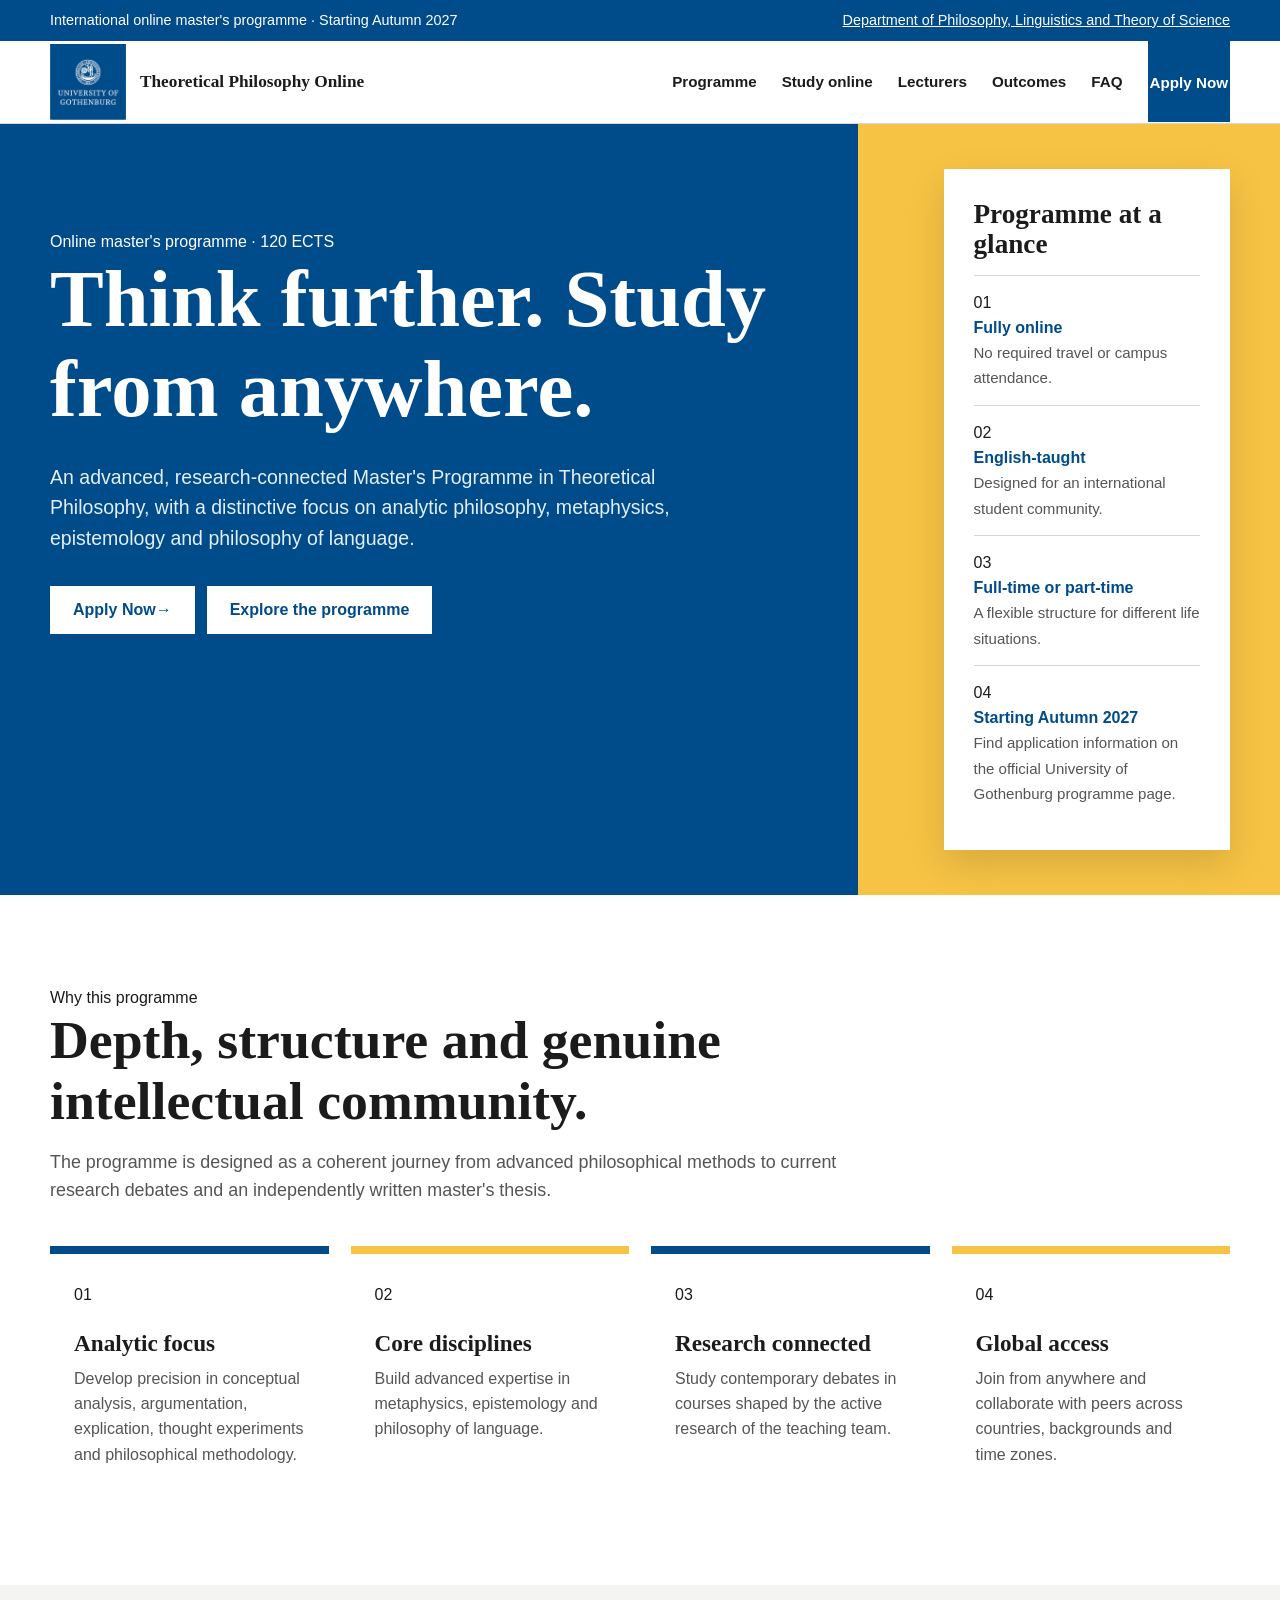
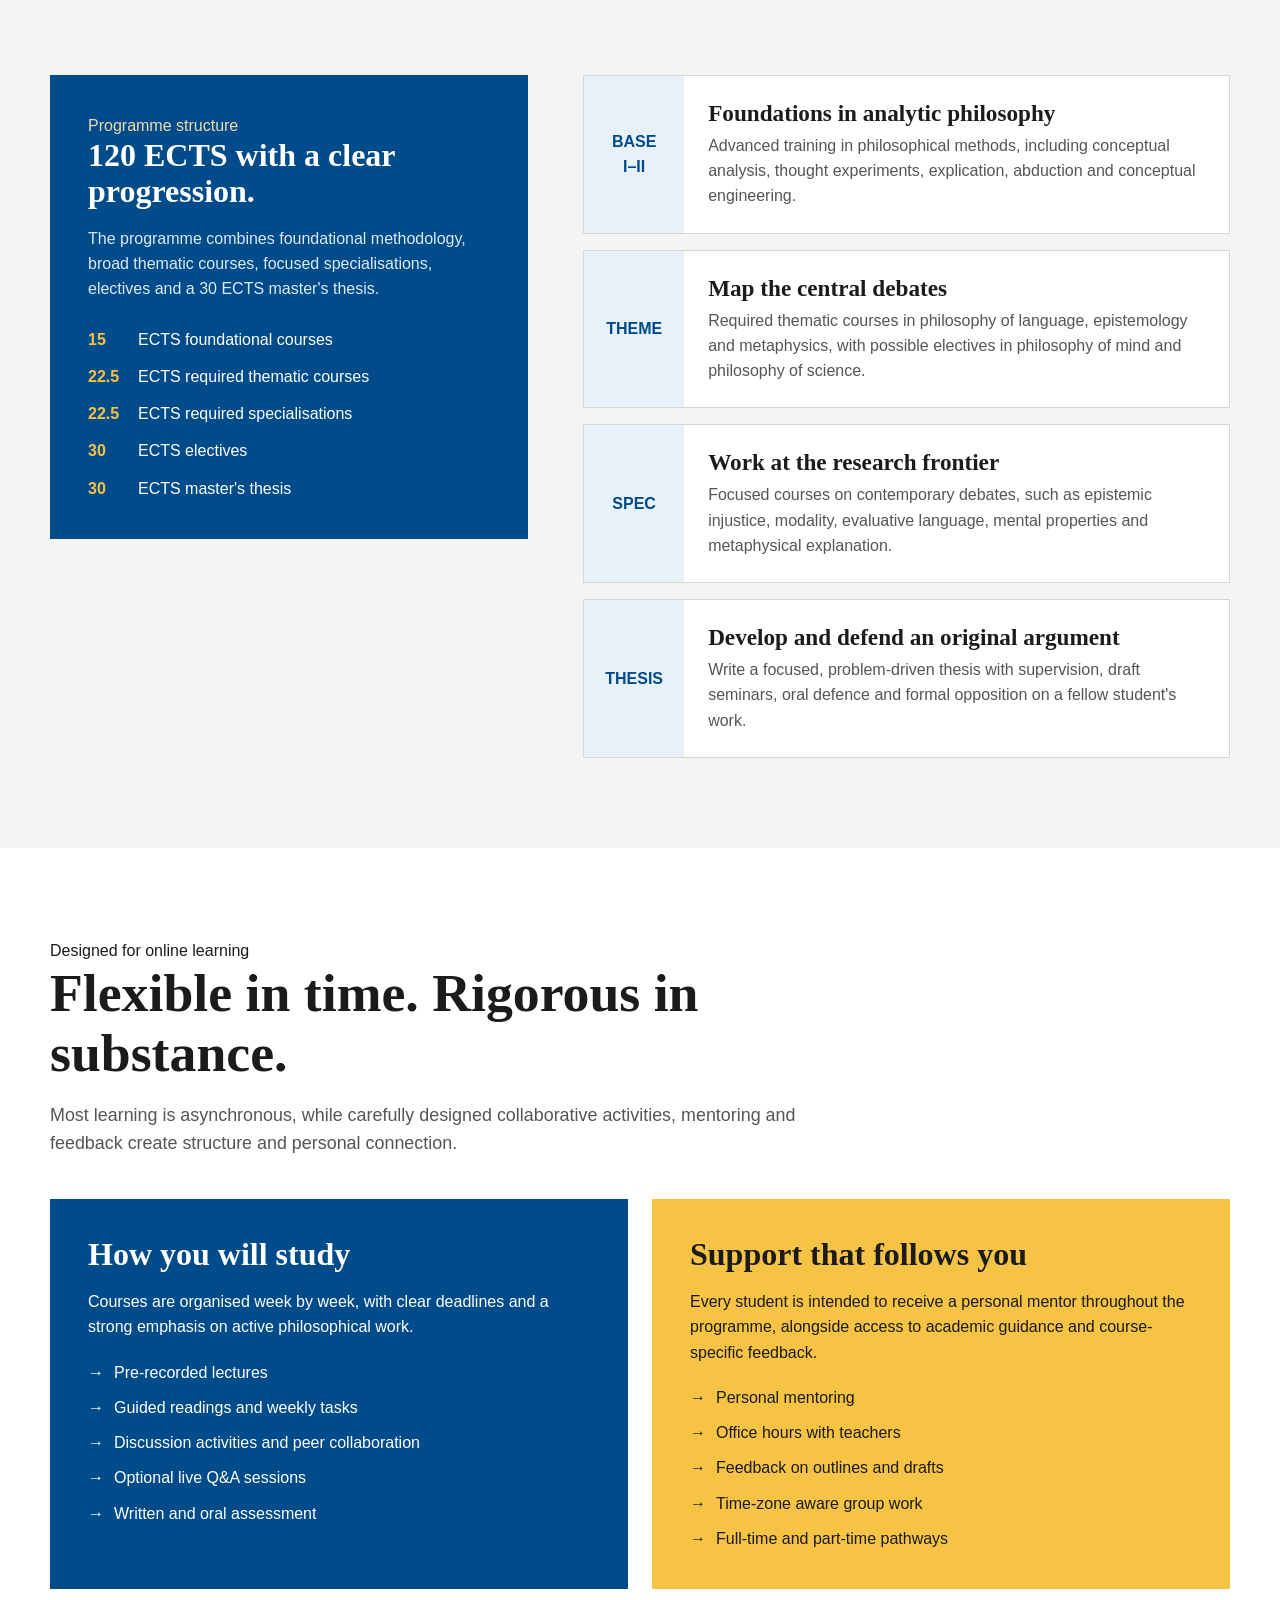
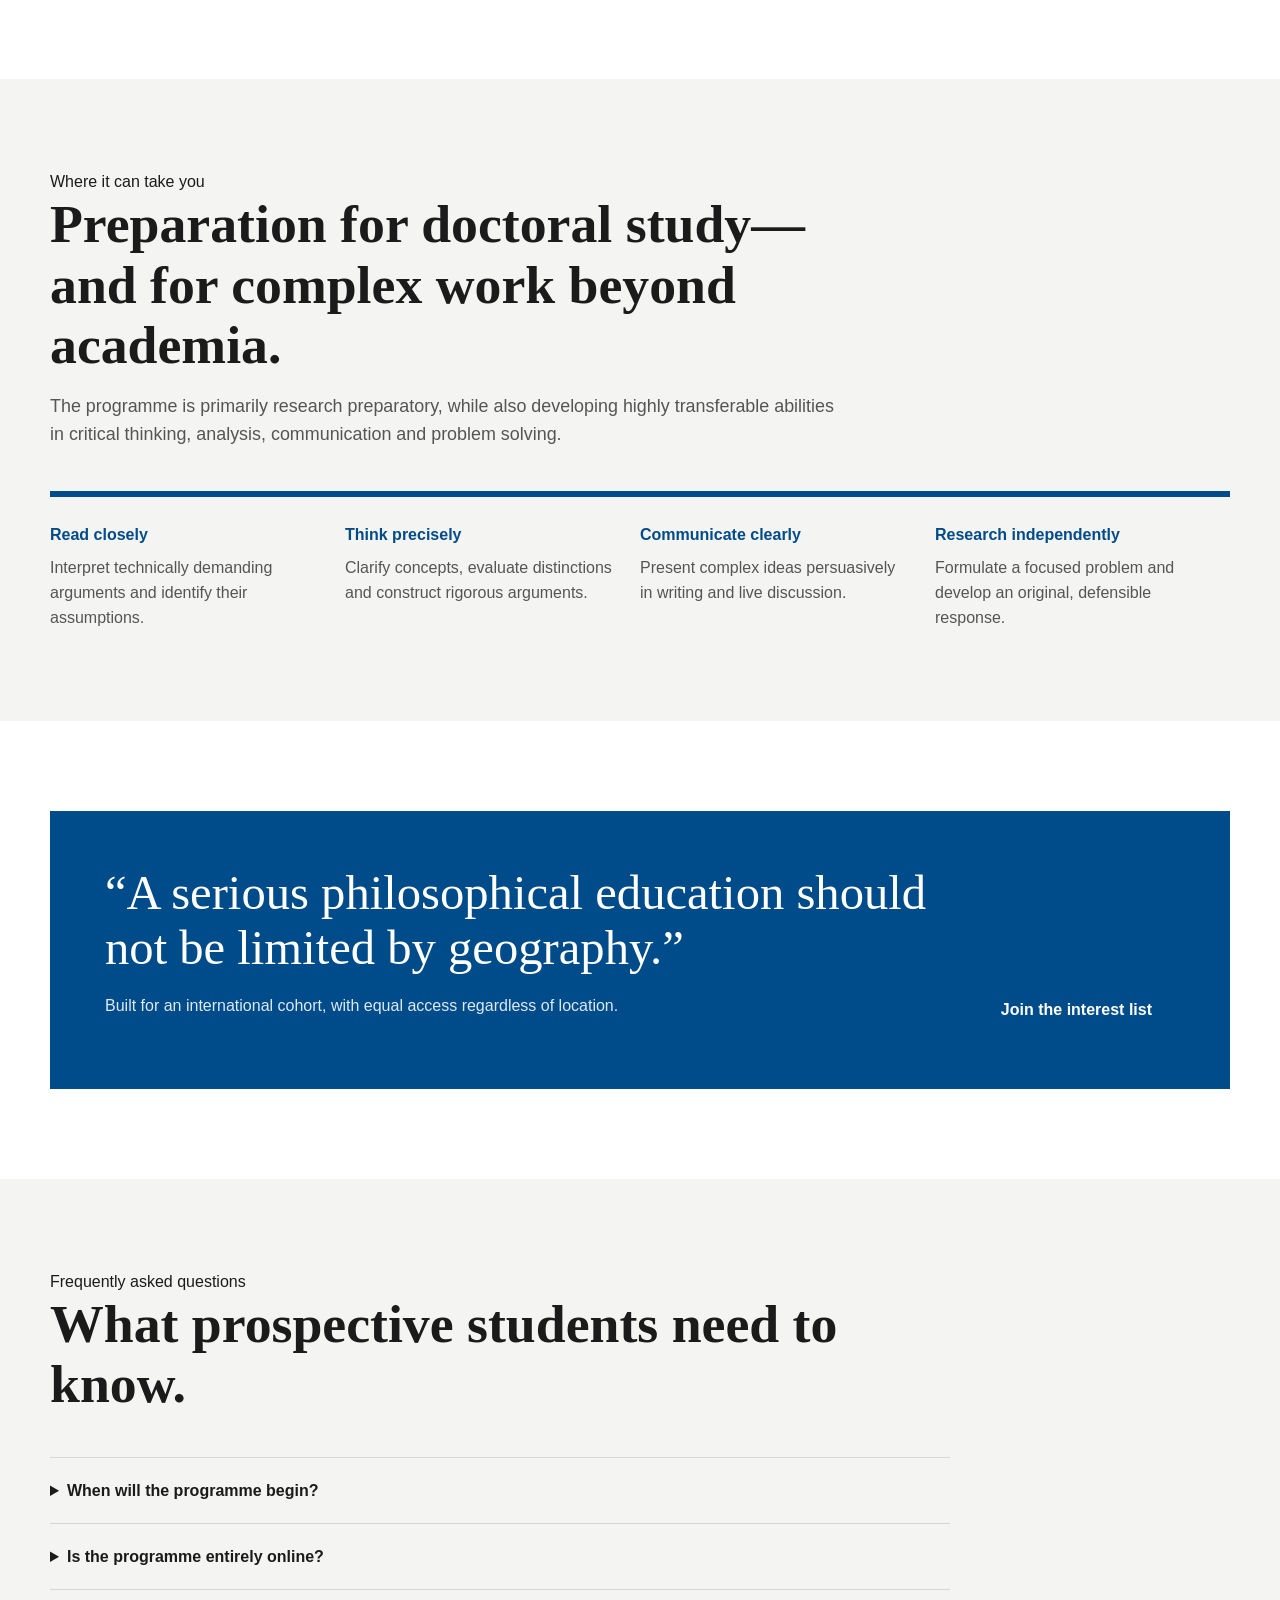
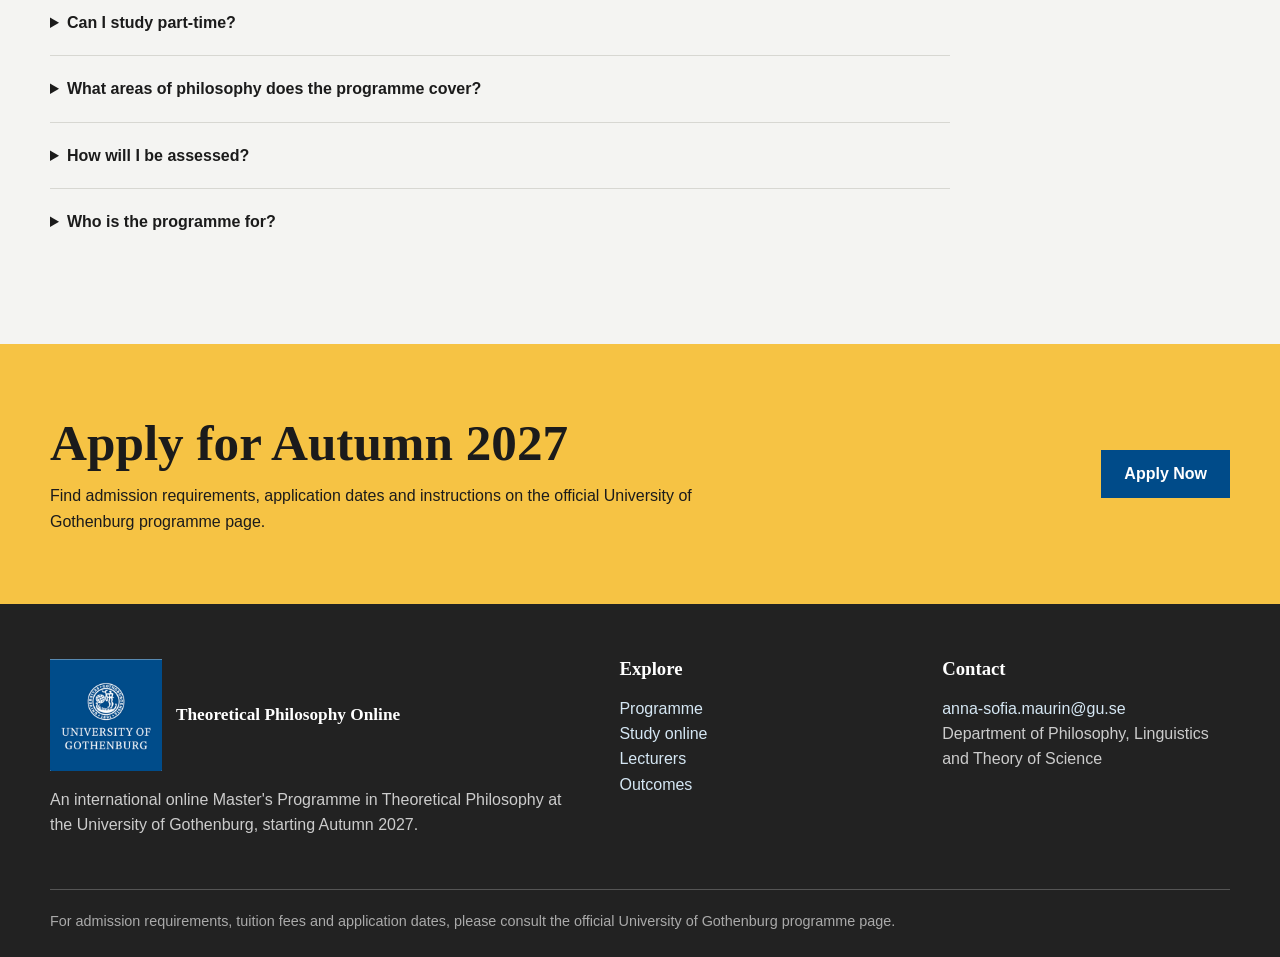
<file: index.html>
<!DOCTYPE html>
<html lang="en">
<head>
  <meta charset="UTF-8" />
  <meta name="viewport" content="width=device-width, initial-scale=1.0" />
  <meta name="description" content="A fully online Master's Programme in Theoretical Philosophy, focused on analytic philosophy, metaphysics, epistemology and philosophy of language." />
  <title>Online Master's in Theoretical Philosophy</title>
  <link rel="stylesheet" href="style.css" />
</head>
<body>
  <div class="topbar"><div class="wrap"><span>International online master's programme · Starting Autumn 2027</span><a href="https://www.gu.se/en/flov">Department of Philosophy, Linguistics and Theory of Science</a></div></div>
  <header>
    <div class="wrap">
      <nav aria-label="Main navigation">
        <a class="brand" href="#top">
          <span class="gu-logo-crop" aria-hidden="true"><img src="images/university-of-gothenburg.png" alt=""></span><span class="brand-text"><strong>Theoretical Philosophy Online</strong></span>
        </a>
        <button class="menu" aria-label="Open menu" aria-expanded="false">☰</button>
        <div class="nav-links">
          <a href="#programme">Programme</a>
          <a href="#study-online">Study online</a>
          <a href="lecturers.html">Lecturers</a>
          <a href="#outcomes">Outcomes</a>
          <a href="#faq">FAQ</a>
          <a class="btn btn-primary" href="https://www.gu.se/en/study-gothenburg/theoretical-philosophy-masters-programme-h2top">Apply Now</a>
        </div>
      </nav>
    </div>
  </header>

  <main id="top">
    <section class="hero">
      <div class="wrap hero-grid">
        <div class="hero-copy">
          <div class="eyebrow">Online master's programme · 120 ECTS</div>
          <h1>Think further. Study from anywhere.</h1>
          <p>An advanced, research-connected Master's Programme in Theoretical Philosophy, with a distinctive focus on analytic philosophy, metaphysics, epistemology and philosophy of language.</p>
          <div class="hero-actions">
            <a class="btn btn-primary" href="https://www.gu.se/en/study-gothenburg/theoretical-philosophy-masters-programme-h2top">Apply Now <span>→</span></a>
            <a class="btn btn-secondary" href="#programme">Explore the programme</a>
          </div>
        </div>
        <aside class="hero-side" aria-label="Programme facts"><div class="factbox">
          <h3>Programme at a glance</h3>
          <div class="fact"><div class="fact-icon">01</div><div><strong>Fully online</strong><span>No required travel or campus attendance.</span></div></div>
          <div class="fact"><div class="fact-icon">02</div><div><strong>English-taught</strong><span>Designed for an international student community.</span></div></div>
          <div class="fact"><div class="fact-icon">03</div><div><strong>Full-time or part-time</strong><span>A flexible structure for different life situations.</span></div></div>
          <div class="fact"><div class="fact-icon">04</div><div><strong>Starting Autumn 2027</strong><span>Find application information on the official University of Gothenburg programme page.</span></div></div>
        </div></aside>
      </div>
    </section>

    <section class="section">
      <div class="wrap">
        <div class="section-head">
          <div class="eyebrow">Why this programme</div>
          <h2>Depth, structure and genuine intellectual community.</h2>
          <p>The programme is designed as a coherent journey from advanced philosophical methods to current research debates and an independently written master's thesis.</p>
        </div>
        <div class="pillar-grid">
          <article class="pillar"><div class="num">01</div><h3>Analytic focus</h3><p>Develop precision in conceptual analysis, argumentation, explication, thought experiments and philosophical methodology.</p></article>
          <article class="pillar"><div class="num">02</div><h3>Core disciplines</h3><p>Build advanced expertise in metaphysics, epistemology and philosophy of language.</p></article>
          <article class="pillar"><div class="num">03</div><h3>Research connected</h3><p>Study contemporary debates in courses shaped by the active research of the teaching team.</p></article>
          <article class="pillar"><div class="num">04</div><h3>Global access</h3><p>Join from anywhere and collaborate with peers across countries, backgrounds and time zones.</p></article>
        </div>
      </div>
    </section>

    <section class="section alt" id="programme">
      <div class="wrap programme-grid">
        <aside class="programme-note">
          <div class="eyebrow" style="color:#f2dcae">Programme structure</div>
          <h3>120 ECTS with a clear progression.</h3>
          <p>The programme combines foundational methodology, broad thematic courses, focused specialisations, electives and a 30 ECTS master's thesis.</p>
          <div class="mini-list">
            <div><b>15</b><span>ECTS foundational courses</span></div>
            <div><b>22.5</b><span>ECTS required thematic courses</span></div>
            <div><b>22.5</b><span>ECTS required specialisations</span></div>
            <div><b>30</b><span>ECTS electives</span></div>
            <div><b>30</b><span>ECTS master's thesis</span></div>
          </div>
        </aside>

        <div class="courses">
          <article class="course"><div class="course-code">BASE<br>I–II</div><div class="course-copy"><h3>Foundations in analytic philosophy</h3><p>Advanced training in philosophical methods, including conceptual analysis, thought experiments, explication, abduction and conceptual engineering.</p></div></article>
          <article class="course"><div class="course-code">THEME</div><div class="course-copy"><h3>Map the central debates</h3><p>Required thematic courses in philosophy of language, epistemology and metaphysics, with possible electives in philosophy of mind and philosophy of science.</p></div></article>
          <article class="course"><div class="course-code">SPEC</div><div class="course-copy"><h3>Work at the research frontier</h3><p>Focused courses on contemporary debates, such as epistemic injustice, modality, evaluative language, mental properties and metaphysical explanation.</p></div></article>
          <article class="course"><div class="course-code">THESIS</div><div class="course-copy"><h3>Develop and defend an original argument</h3><p>Write a focused, problem-driven thesis with supervision, draft seminars, oral defence and formal opposition on a fellow student's work.</p></div></article>
        </div>
      </div>
    </section>

    <section class="section" id="study-online">
      <div class="wrap">
        <div class="section-head">
          <div class="eyebrow">Designed for online learning</div>
          <h2>Flexible in time. Rigorous in substance.</h2>
          <p>Most learning is asynchronous, while carefully designed collaborative activities, mentoring and feedback create structure and personal connection.</p>
        </div>
        <div class="format-grid">
          <article class="format-card">
            <h3>How you will study</h3>
            <p>Courses are organised week by week, with clear deadlines and a strong emphasis on active philosophical work.</p>
            <div class="checklist">
              <div>Pre-recorded lectures</div>
              <div>Guided readings and weekly tasks</div>
              <div>Discussion activities and peer collaboration</div>
              <div>Optional live Q&amp;A sessions</div>
              <div>Written and oral assessment</div>
            </div>
          </article>
          <article class="format-card yellow">
            <h3>Support that follows you</h3>
            <p>Every student is intended to receive a personal mentor throughout the programme, alongside access to academic guidance and course-specific feedback.</p>
            <div class="checklist">
              <div>Personal mentoring</div>
              <div>Office hours with teachers</div>
              <div>Feedback on outlines and drafts</div>
              <div>Time-zone aware group work</div>
              <div>Full-time and part-time pathways</div>
            </div>
          </article>
        </div>
      </div>
    </section>

    <section class="section alt" id="outcomes">
      <div class="wrap">
        <div class="section-head">
          <div class="eyebrow">Where it can take you</div>
          <h2>Preparation for doctoral study—and for complex work beyond academia.</h2>
          <p>The programme is primarily research preparatory, while also developing highly transferable abilities in critical thinking, analysis, communication and problem solving.</p>
        </div>
        <div class="timeline">
          <div class="step"><b>Read closely</b><span>Interpret technically demanding arguments and identify their assumptions.</span></div>
          <div class="step"><b>Think precisely</b><span>Clarify concepts, evaluate distinctions and construct rigorous arguments.</span></div>
          <div class="step"><b>Communicate clearly</b><span>Present complex ideas persuasively in writing and live discussion.</span></div>
          <div class="step"><b>Research independently</b><span>Formulate a focused problem and develop an original, defensible response.</span></div>
        </div>
      </div>
    </section>

    <section class="section">
      <div class="wrap quote">
        <div>
          <blockquote>“A serious philosophical education should not be limited by geography.”</blockquote>
          <p>Built for an international cohort, with equal access regardless of location.</p>
        </div>
        <a class="btn" href="#interest">Join the interest list</a>
      </div>
    </section>

    <section class="section alt" id="faq">
      <div class="wrap">
        <div class="section-head">
          <div class="eyebrow">Frequently asked questions</div>
          <h2>What prospective students need to know.</h2>
        </div>
        <div class="faq">
          <details><summary>When will the programme begin?</summary><p>The programme begins in Autumn 2027. For application dates and entry requirements, consult the official University of Gothenburg programme page.</p></details>
          <details><summary>Is the programme entirely online?</summary><p>Yes. The programme is fully online, with no required campus attendance. Most teaching is asynchronous, supplemented by optional live sessions and selected collaborative activities.</p></details>
          <details><summary>Can I study part-time?</summary><p>Yes. The programme offers full-time and part-time study formats. The full-time route is designed for completion in two years, while the part-time route extends over four years.</p></details>
          <details><summary>What areas of philosophy does the programme cover?</summary><p>The core focus is analytic theoretical philosophy, especially metaphysics, epistemology and philosophy of language. Elective space may also include philosophy of mind, philosophy of science and related subjects.</p></details>
          <details><summary>How will I be assessed?</summary><p>Assessment will combine substantial written work, oral presentations or examinations, ongoing tasks and feedback on drafts. The thesis includes supervision, seminars, defence and opposition.</p></details>
          <details><summary>Who is the programme for?</summary><p>It is intended for students with a strong previous background in philosophy who want advanced, research-connected study and may be considering doctoral work or analytically demanding careers.</p></details>
        </div>
      </div>
    </section>

    <section class="cta" id="interest">
      <div class="wrap cta-box">
        <div>
          <h2>Apply for Autumn 2027</h2>
          <p>Find admission requirements, application dates and instructions on the official University of Gothenburg programme page.</p>
        </div>
        <a class="btn btn-primary" href="https://www.gu.se/en/study-gothenburg/theoretical-philosophy-masters-programme-h2top">Apply Now</a>
      </div>
    </section>
  </main>

  <footer>
    <div class="wrap">
      <div class="footer-grid">
        <div><a class="brand" href="#top" style="color:white"><span class="gu-logo-crop gu-logo-footer" aria-hidden="true"><img src="images/university-of-gothenburg.png" alt=""></span><span class="brand-text"><strong>Theoretical Philosophy Online</strong></span></a><p>An international online Master's Programme in Theoretical Philosophy at the University of Gothenburg, starting Autumn 2027.</p></div>
        <div><h3>Explore</h3><p><a href="#programme">Programme</a><br><a href="#study-online">Study online</a><br><a href="lecturers.html">Lecturers</a><br><a href="#outcomes">Outcomes</a></p></div>
        <div><h3>Contact</h3><p><a href="mailto:anna-sofia.maurin@gu.se">anna-sofia.maurin@gu.se</a><br>Department of Philosophy, Linguistics and Theory of Science</p></div>
      </div>
      <div class="fineprint">For admission requirements, tuition fees and application dates, please consult the official University of Gothenburg programme page.</div>
    </div>
  </footer>

  <script>
    const menuButton = document.querySelector('.menu');
    const navLinks = document.querySelector('.nav-links');
    menuButton.addEventListener('click', () => {
      const open = navLinks.classList.toggle('open');
      menuButton.setAttribute('aria-expanded', open ? 'true' : 'false');
    });
    document.querySelectorAll('.nav-links a').forEach(link => link.addEventListener('click', () => {
      navLinks.classList.remove('open');
      menuButton.setAttribute('aria-expanded', 'false');
    }));
  </script>
</body>
</html>
</file>
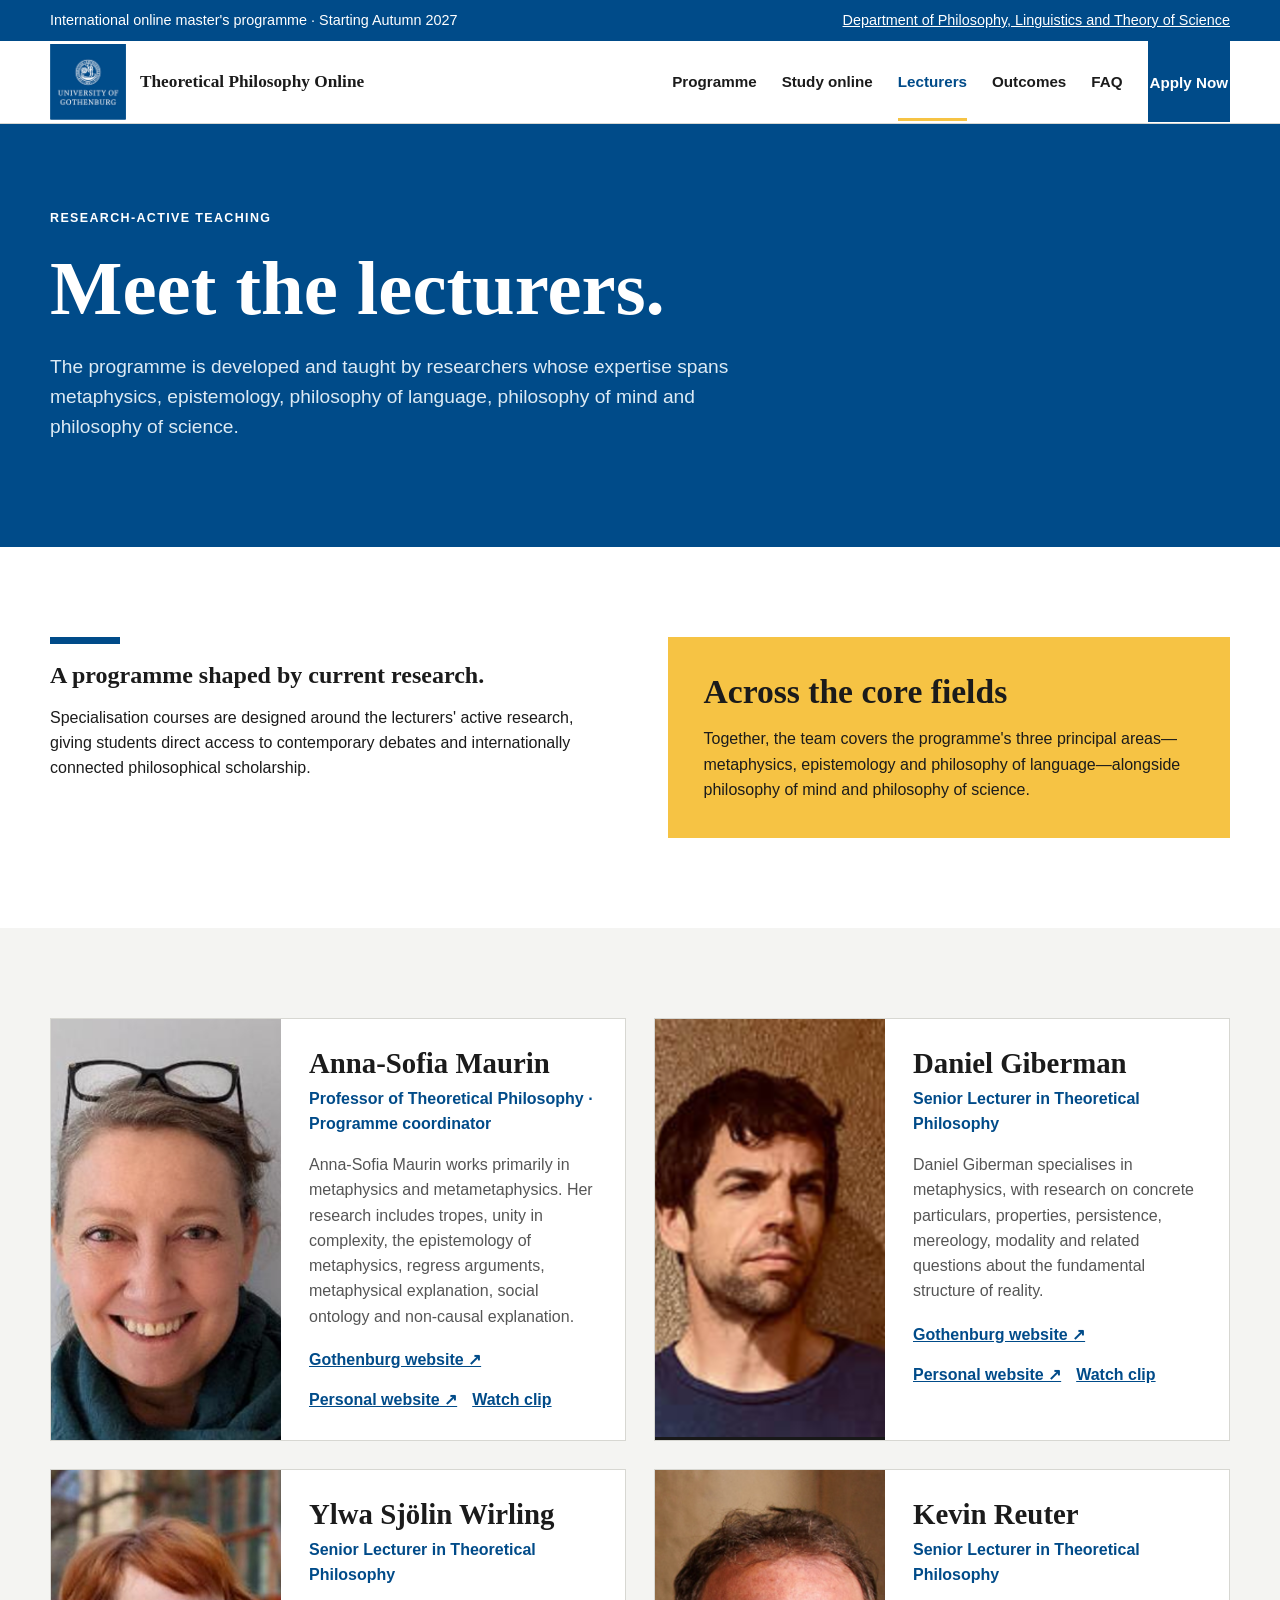
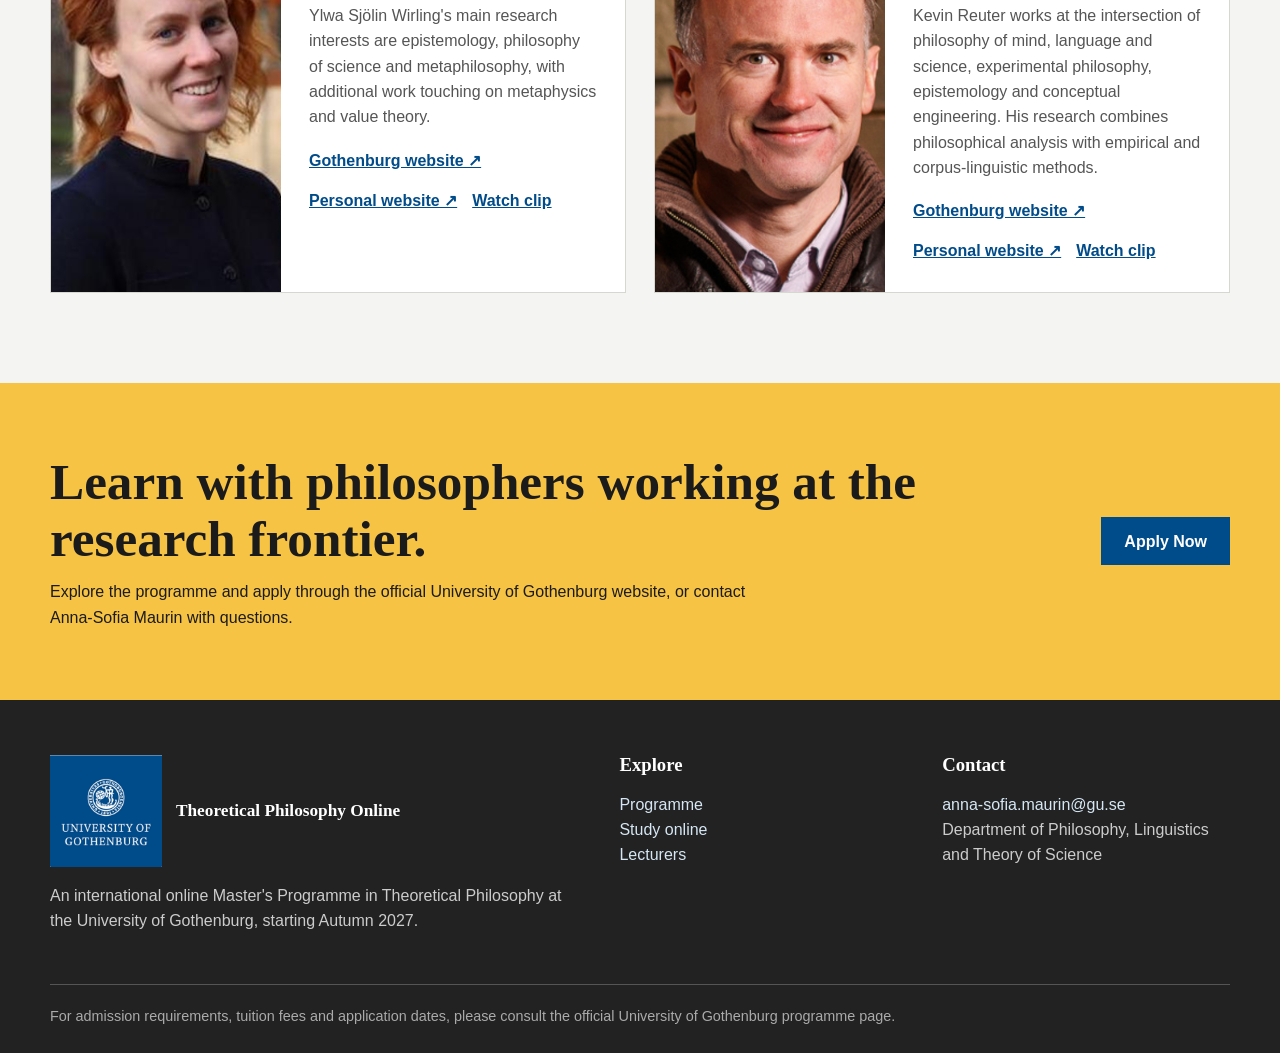
<file: lecturers.html>
<!DOCTYPE html>
<html lang="en">
<head>
  <meta charset="UTF-8" />
  <meta name="viewport" content="width=device-width, initial-scale=1.0" />
  <meta name="description" content="Meet the lecturers teaching the Online Master's Programme in Theoretical Philosophy at the University of Gothenburg." />
  <title>Lecturers | Online Master's in Theoretical Philosophy</title>
  <link rel="stylesheet" href="style.css" />
</head>
<body>
  <div class="topbar"><div class="wrap"><span>International online master's programme · Starting Autumn 2027</span><a href="https://www.gu.se/en/flov">Department of Philosophy, Linguistics and Theory of Science</a></div></div>
  <header><div class="wrap"><nav aria-label="Main navigation">
    <a class="brand" href="index.html"><span class="gu-logo-crop" aria-hidden="true"><img src="images/university-of-gothenburg.png" alt=""></span><span class="brand-text"><strong>Theoretical Philosophy Online</strong></span></a>
    <button class="menu" aria-label="Open menu" aria-expanded="false">☰</button>
    <div class="nav-links"><a href="index.html#programme">Programme</a><a href="index.html#study-online">Study online</a><a class="active" href="lecturers.html">Lecturers</a><a href="index.html#outcomes">Outcomes</a><a href="index.html#faq">FAQ</a><a class="btn" href="https://www.gu.se/en/study-gothenburg/theoretical-philosophy-masters-programme-h2top">Apply Now</a></div>
  </nav></div></header>
  <main>
    <section class="page-hero"><div class="wrap"><div class="kicker">Research-active teaching</div><h1>Meet the lecturers.</h1><p>The programme is developed and taught by researchers whose expertise spans metaphysics, epistemology, philosophy of language, philosophy of mind and philosophy of science.</p></div></section>
    <section class="section"><div class="wrap team-intro"><div><div class="blue-rule"></div><h2>A programme shaped by current research.</h2><p>Specialisation courses are designed around the lecturers' active research, giving students direct access to contemporary debates and internationally connected philosophical scholarship.</p></div><aside class="team-callout"><h2>Across the core fields</h2><p>Together, the team covers the programme's three principal areas—metaphysics, epistemology and philosophy of language—alongside philosophy of mind and philosophy of science.</p></aside></div></section>
    <section class="section alt"><div class="wrap staff-grid">
      <article class="staff-card"><div class="staff-photo"><img src="images/anna-sofia-maurin.png" alt="Portrait of Anna-Sofia Maurin" /></div><div class="staff-copy"><h2>Anna-Sofia Maurin</h2><div class="role">Professor of Theoretical Philosophy · Programme coordinator</div><p>Anna-Sofia Maurin works primarily in metaphysics and metametaphysics. Her research includes tropes, unity in complexity, the epistemology of metaphysics, regress arguments, metaphysical explanation, social ontology and non-causal explanation.</p><div class="staff-links"><a href="https://www.gu.se/en/about/find-staff/anna-sofiamaurin">Gothenburg website ↗</a><a href="https://annasofiamaurin.wordpress.com/">Personal website ↗</a><button class="clip-link" type="button" data-video="videos/anna-sofia-clip.mp4" data-title="Anna-Sofia Maurin">Watch clip</button></div></div></article>
      <article class="staff-card"><div class="staff-photo"><img src="images/daniel-giberman.png" alt="Portrait of Daniel Giberman" /></div><div class="staff-copy"><h2>Daniel Giberman</h2><div class="role">Senior Lecturer in Theoretical Philosophy</div><p>Daniel Giberman specialises in metaphysics, with research on concrete particulars, properties, persistence, mereology, modality and related questions about the fundamental structure of reality.</p><div class="staff-links"><a href="https://www.gu.se/en/about/find-staff/danielgiberman">Gothenburg website ↗</a><a href="https://www.danielgiberman.com/">Personal website ↗</a><button class="clip-link" type="button" data-video="videos/dan-giberman-clip.mp4" data-title="Daniel Giberman">Watch clip</button></div></div></article>
      <article class="staff-card"><div class="staff-photo"><img src="images/ylwa-sjolin-wirling.png" alt="Portrait of Ylwa Sjölin Wirling" /></div><div class="staff-copy"><h2>Ylwa Sjölin Wirling</h2><div class="role">Senior Lecturer in Theoretical Philosophy</div><p>Ylwa Sjölin Wirling's main research interests are epistemology, philosophy of science and metaphilosophy, with additional work touching on metaphysics and value theory.</p><div class="staff-links"><a href="https://www.gu.se/en/about/find-staff/ylwasjolinwirling">Gothenburg website ↗</a><a href="https://sites.google.com/view/ylwasjolinwirling/home">Personal website ↗</a><button class="clip-link" type="button" data-video="videos/ylwa-sjolin-wirling-clip.mp4" data-title="Ylwa Sjölin Wirling">Watch clip</button></div></div></article>
      <article class="staff-card"><div class="staff-photo"><img src="images/kevin-reuter.png" alt="Portrait of Kevin Reuter" /></div><div class="staff-copy"><h2>Kevin Reuter</h2><div class="role">Senior Lecturer in Theoretical Philosophy</div><p>Kevin Reuter works at the intersection of philosophy of mind, language and science, experimental philosophy, epistemology and conceptual engineering. His research combines philosophical analysis with empirical and corpus-linguistic methods.</p><div class="staff-links"><a href="https://www.gu.se/en/about/find-staff/kevinreuter">Gothenburg website ↗</a><a href="https://www.kevinreuter.com/">Personal website ↗</a><button class="clip-link" type="button" data-video="videos/kevin-reuter-clip.mp4" data-title="Kevin Reuter">Watch clip</button></div></div></article>
    </div></section>
    <section class="cta"><div class="wrap cta-box"><div><h2>Learn with philosophers working at the research frontier.</h2><p>Explore the programme and apply through the official University of Gothenburg website, or contact Anna-Sofia Maurin with questions.</p></div><a class="btn" href="https://www.gu.se/en/study-gothenburg/theoretical-philosophy-masters-programme-h2top">Apply Now</a></div></section>
  </main>
  <footer><div class="wrap"><div class="footer-grid"><div><a class="brand" href="index.html" style="color:white"><span class="gu-logo-crop gu-logo-footer" aria-hidden="true"><img src="images/university-of-gothenburg.png" alt=""></span><span class="brand-text"><strong>Theoretical Philosophy Online</strong></span></a><p>An international online Master's Programme in Theoretical Philosophy at the University of Gothenburg, starting Autumn 2027.</p></div><div><h3>Explore</h3><p><a href="index.html#programme">Programme</a><br><a href="index.html#study-online">Study online</a><br><a href="lecturers.html">Lecturers</a></p></div><div><h3>Contact</h3><p><a href="mailto:anna-sofia.maurin@gu.se">anna-sofia.maurin@gu.se</a><br>Department of Philosophy, Linguistics and Theory of Science</p></div></div><div class="fineprint">For admission requirements, tuition fees and application dates, please consult the official University of Gothenburg programme page.</div></div></footer>
  <div class="video-modal" id="video-modal" aria-hidden="true" role="dialog" aria-modal="true" aria-labelledby="video-modal-title">
    <div class="video-modal-panel">
      <div class="video-modal-head"><h2 id="video-modal-title">Video clip</h2><button class="video-modal-close" type="button" aria-label="Close video">×</button></div>
      <video id="lecturer-video" controls playsinline preload="metadata"></video>
    </div>
  </div>
  <script>
    const b=document.querySelector('.menu'),n=document.querySelector('.nav-links');
    b.addEventListener('click',()=>{const o=n.classList.toggle('open');b.setAttribute('aria-expanded',o?'true':'false')});
    const modal=document.getElementById('video-modal'),video=document.getElementById('lecturer-video'),title=document.getElementById('video-modal-title'),close=document.querySelector('.video-modal-close');
    const closeVideo=()=>{video.pause();video.removeAttribute('src');video.load();modal.classList.remove('open');modal.setAttribute('aria-hidden','true');document.body.classList.remove('modal-open')};
    document.querySelectorAll('.clip-link').forEach(button=>button.addEventListener('click',()=>{video.src=button.dataset.video;title.textContent=button.dataset.title||'Video clip';modal.classList.add('open');modal.setAttribute('aria-hidden','false');document.body.classList.add('modal-open');close.focus()}));
    close.addEventListener('click',closeVideo);
    modal.addEventListener('click',event=>{if(event.target===modal)closeVideo()});
    document.addEventListener('keydown',event=>{if(event.key==='Escape'&&modal.classList.contains('open'))closeVideo()});
  </script>
</body>
</html>
</file>
<file: style.css>
:root{
  --gu-blue:#004B89;
  --gu-blue-dark:#004B89;
  --gu-blue-pale:#e7f1f8;
  --gu-yellow:#f6c344;
  --ink:#1b1b1b;
  --muted:#555;
  --paper:#fff;
  --soft:#f4f4f2;
  --line:#d7d7d2;
  --max:1180px;
}
*{box-sizing:border-box}html{scroll-behavior:smooth}body{margin:0;color:var(--ink);background:var(--paper);font-family:Arial,Helvetica,sans-serif;line-height:1.58}a{color:inherit}.wrap{width:min(calc(100% - 40px),var(--max));margin:auto}.topbar{background:var(--gu-blue-dark);color:#fff;padding:9px 20px;font-size:.9rem}.topbar .wrap{display:flex;justify-content:space-between;gap:20px}.topbar a{color:#fff}header{position:sticky;top:0;z-index:30;background:#fff;border-bottom:1px solid var(--line)}nav{min-height:82px;display:flex;align-items:center;justify-content:space-between;gap:28px}.brand{text-decoration:none;display:flex;align-items:center;gap:14px;font-weight:700}.gu-logo-crop{--logo-size:76px;position:relative;display:block;flex:0 0 var(--logo-size);width:var(--logo-size);height:var(--logo-size);overflow:hidden}.gu-logo-crop img{position:absolute;width:calc(var(--logo-size) * 1.875);max-width:none;height:auto;left:calc(var(--logo-size) * -0.4375);top:calc(var(--logo-size) * -0.109375)}.gu-logo-footer{--logo-size:112px}.brand-text small{display:block;text-transform:uppercase;letter-spacing:.08em;font-size:.65rem;color:var(--muted)}.brand-text strong{display:block;font-family:Georgia,serif;font-size:1.08rem}.nav-links{display:flex;align-items:center;gap:25px}.nav-links a{text-decoration:none;font-weight:700;font-size:.95rem;border-bottom:3px solid transparent;padding:28px 0 24px}.nav-links a:hover,.nav-links a.active{border-color:var(--gu-yellow);color:var(--gu-blue)}.btn{display:inline-flex;align-items:center;justify-content:center;min-height:48px;padding:0 21px;background:var(--gu-blue);color:#fff;text-decoration:none;font-weight:700;border:2px solid var(--gu-blue);transition:.2s}.btn:hover{background:var(--gu-blue-dark);border-color:var(--gu-blue-dark)}.btn-outline{background:transparent;color:var(--gu-blue)}.menu{display:none;border:0;background:none;font-size:1.6rem}.hero{background:linear-gradient(90deg,var(--gu-blue-dark) 0 67%,var(--gu-yellow) 67%);color:#fff}.hero-grid{display:grid;grid-template-columns:1.45fr .55fr;min-height:650px}.hero-copy{padding:105px 70px 95px 0}.kicker{text-transform:uppercase;letter-spacing:.11em;font-weight:700;font-size:.78rem;margin-bottom:18px}.hero h1,.page-hero h1,h2,h3{font-family:Georgia,'Times New Roman',serif;line-height:1.12;margin:0}.hero h1{font-size:clamp(3.2rem,6.3vw,6.4rem);max-width:850px}.hero p{font-size:1.22rem;max-width:700px;color:#e3eef5;margin:27px 0 32px}.hero-actions{display:flex;flex-wrap:wrap;gap:12px}.hero .btn{background:#fff;color:var(--gu-blue-dark);border-color:#fff}.hero .btn-outline{background:transparent;color:#fff}.hero-side{color:var(--ink);display:flex;align-items:flex-end;padding:45px 0 45px 38px}.factbox{background:#fff;padding:30px;width:100%;box-shadow:0 14px 35px rgba(0,0,0,.13)}.factbox h3{font-size:1.7rem;margin-bottom:15px}.fact{padding:14px 0;border-top:1px solid var(--line)}.fact strong{display:block;color:var(--gu-blue)}.fact span{font-size:.94rem;color:var(--muted)}.section{padding:90px 0}.section.alt{background:var(--soft)}.section-head{max-width:800px;margin-bottom:42px}.section-head h2{font-size:clamp(2.4rem,4.2vw,4.2rem)}.section-head p{font-size:1.12rem;color:var(--muted);margin:17px 0 0}.blue-rule{width:70px;height:7px;background:var(--gu-blue);margin-bottom:18px}.pillar-grid{display:grid;grid-template-columns:repeat(4,1fr);gap:22px}.pillar{border-top:8px solid var(--gu-blue);background:#fff;padding:28px 24px;min-height:245px}.pillar:nth-child(even){border-color:var(--gu-yellow)}.pillar h3{font-size:1.45rem;margin:22px 0 10px}.pillar p{color:var(--muted);margin:0}.programme-grid{display:grid;grid-template-columns:.85fr 1.15fr;gap:55px}.programme-note{background:var(--gu-blue);color:#fff;padding:38px;align-self:start;position:sticky;top:110px}.programme-note h3{font-size:2rem}.programme-note p{color:#dceaf4}.mini-list{display:grid;gap:12px;margin-top:25px}.mini-list b{display:inline-block;width:50px;color:var(--gu-yellow)}.courses{display:grid;gap:16px}.course{background:#fff;border:1px solid var(--line);display:grid;grid-template-columns:100px 1fr}.course-code{background:var(--gu-blue-pale);color:var(--gu-blue);font-weight:800;display:grid;place-items:center;text-align:center;padding:20px}.course-copy{padding:24px}.course h3{font-size:1.45rem;margin-bottom:7px}.course p{margin:0;color:var(--muted)}.format-grid{display:grid;grid-template-columns:1fr 1fr;gap:24px}.format-card{padding:38px;background:var(--gu-blue);color:#fff}.format-card.yellow{background:var(--gu-yellow);color:var(--ink)}.format-card h3{font-size:2rem;margin-bottom:14px}.checklist{display:grid;gap:10px;margin-top:20px}.checklist div:before{content:'→';font-weight:800;margin-right:10px}.timeline{display:grid;grid-template-columns:repeat(4,1fr);border-top:6px solid var(--gu-blue)}.step{padding:25px 24px 0 0}.step b{display:block;color:var(--gu-blue);margin-bottom:8px}.step span{color:var(--muted)}.quote{background:var(--gu-blue-dark);color:#fff;padding:55px;display:grid;grid-template-columns:1fr auto;gap:35px;align-items:end}.quote blockquote{font-family:Georgia,serif;font-size:clamp(2rem,3.8vw,3.8rem);line-height:1.14;margin:0}.quote p{color:#dceaf4}.faq{max-width:900px}.faq details{border-top:1px solid var(--line);padding:0}.faq summary{font-weight:700;cursor:pointer;padding:20px 0}.faq p{color:var(--muted);margin:0 0 20px}.cta{background:var(--gu-yellow);padding:70px 0}.cta-box{display:grid;grid-template-columns:1fr auto;gap:35px;align-items:center}.cta h2{font-size:clamp(2.2rem,4vw,4rem)}.cta p{margin:12px 0 0;max-width:720px}.page-hero{background:var(--gu-blue-dark);color:#fff;padding:85px 0}.page-hero h1{font-size:clamp(3rem,6vw,5.7rem);max-width:850px}.page-hero p{font-size:1.2rem;color:#dceaf4;max-width:730px}.staff-grid{display:grid;grid-template-columns:1fr 1fr;gap:28px}.staff-card{border:1px solid var(--line);background:#fff;display:grid;grid-template-columns:230px 1fr;min-height:310px}.staff-monogram{background:var(--gu-blue-pale);display:grid;place-items:center;font-family:Georgia,serif;font-size:3rem;color:var(--gu-blue)}.staff-card:nth-child(2n) .staff-monogram{background:#fff1bf;color:#6b4d00}.staff-copy{padding:28px}.staff-copy h2{font-size:1.8rem}.role{font-weight:700;color:var(--gu-blue);margin:6px 0 15px}.staff-copy p{color:var(--muted)}.staff-links{display:flex;flex-wrap:wrap;gap:15px;margin-top:18px}.staff-links a{color:var(--gu-blue);font-weight:700}.team-intro{display:grid;grid-template-columns:1fr 1fr;gap:55px;align-items:start}.team-callout{background:var(--gu-yellow);padding:36px}.team-callout h2{font-size:2.1rem}.team-callout p{margin-bottom:0}footer{background:#222;color:#fff;padding:55px 0 25px}.footer-grid{display:grid;grid-template-columns:1.3fr .7fr .7fr;gap:35px}footer a{color:#d5e7f4;text-decoration:none}footer p{color:#ccc}.fineprint{border-top:1px solid #555;padding-top:20px;margin-top:35px;color:#aaa;font-size:.9rem}
@media(max-width:920px){.menu{display:block}.nav-links{display:none;position:absolute;top:82px;left:0;right:0;background:#fff;padding:20px;flex-direction:column;align-items:flex-start;border-bottom:1px solid var(--line)}.nav-links.open{display:flex}.nav-links a{padding:8px 0}.hero{background:var(--gu-blue-dark)}.hero-grid,.programme-grid,.format-grid,.cta-box,.footer-grid,.team-intro{grid-template-columns:1fr}.hero-copy{padding:80px 0 40px}.hero-side{padding:0 0 55px}.programme-note{position:static}.pillar-grid,.timeline,.staff-grid{grid-template-columns:1fr 1fr}.quote{grid-template-columns:1fr}.staff-card{grid-template-columns:190px 1fr}}
@media(max-width:640px){.wrap{width:min(calc(100% - 24px),var(--max))}.topbar .wrap{display:block}.brand-text small{display:none}.brand-text strong{font-size:.9rem}.gu-logo-crop{--logo-size:60px}.gu-logo-footer{--logo-size:92px}.section{padding:65px 0}.pillar-grid,.timeline,.staff-grid{grid-template-columns:1fr}.course{grid-template-columns:1fr}.course-code{min-height:70px}.quote{padding:34px 24px}.staff-card{grid-template-columns:1fr}.staff-monogram{min-height:130px}.hero h1{font-size:3.3rem}}

/* Lecturer portraits */
.staff-photo{min-height:310px;overflow:hidden;background:var(--gu-blue-pale)}
.staff-photo img{display:block;width:100%;height:100%;min-height:310px;object-fit:cover;object-position:center top}
.staff-card:nth-child(1) .staff-photo img{object-position:center 24%}
.staff-card:nth-child(2) .staff-photo img{object-position:center 20%}
.staff-card:nth-child(3) .staff-photo img{object-position:center 18%}
.staff-card:nth-child(4) .staff-photo img{object-position:center 20%}
@media(max-width:920px){.staff-photo,.staff-photo img{min-height:300px}}
@media(max-width:640px){.staff-photo,.staff-photo img{height:340px;min-height:340px}}


/* Lecturer video clips */
.clip-link{appearance:none;border:0;background:none;padding:0;color:var(--gu-blue);font:inherit;font-weight:700;text-decoration:underline;cursor:pointer}
.clip-link:hover{color:var(--gu-blue-dark)}
.video-modal{position:fixed;inset:0;z-index:100;display:none;align-items:center;justify-content:center;padding:24px;background:rgba(0,0,0,.72)}
.video-modal.open{display:flex}
.video-modal-panel{width:min(920px,100%);background:#fff;box-shadow:0 24px 70px rgba(0,0,0,.35)}
.video-modal-head{display:flex;align-items:center;justify-content:space-between;gap:20px;padding:17px 20px;border-bottom:1px solid var(--line)}
.video-modal-head h2{font-size:1.35rem}
.video-modal-close{border:0;background:none;font-size:2rem;line-height:1;cursor:pointer;padding:0 4px;color:var(--ink)}
.video-modal video{display:block;width:100%;max-height:75vh;background:#000}
body.modal-open{overflow:hidden}
@media(max-width:640px){.video-modal{padding:12px}.video-modal-head{padding:14px 16px}.video-modal-head h2{font-size:1.15rem}}
</file>
